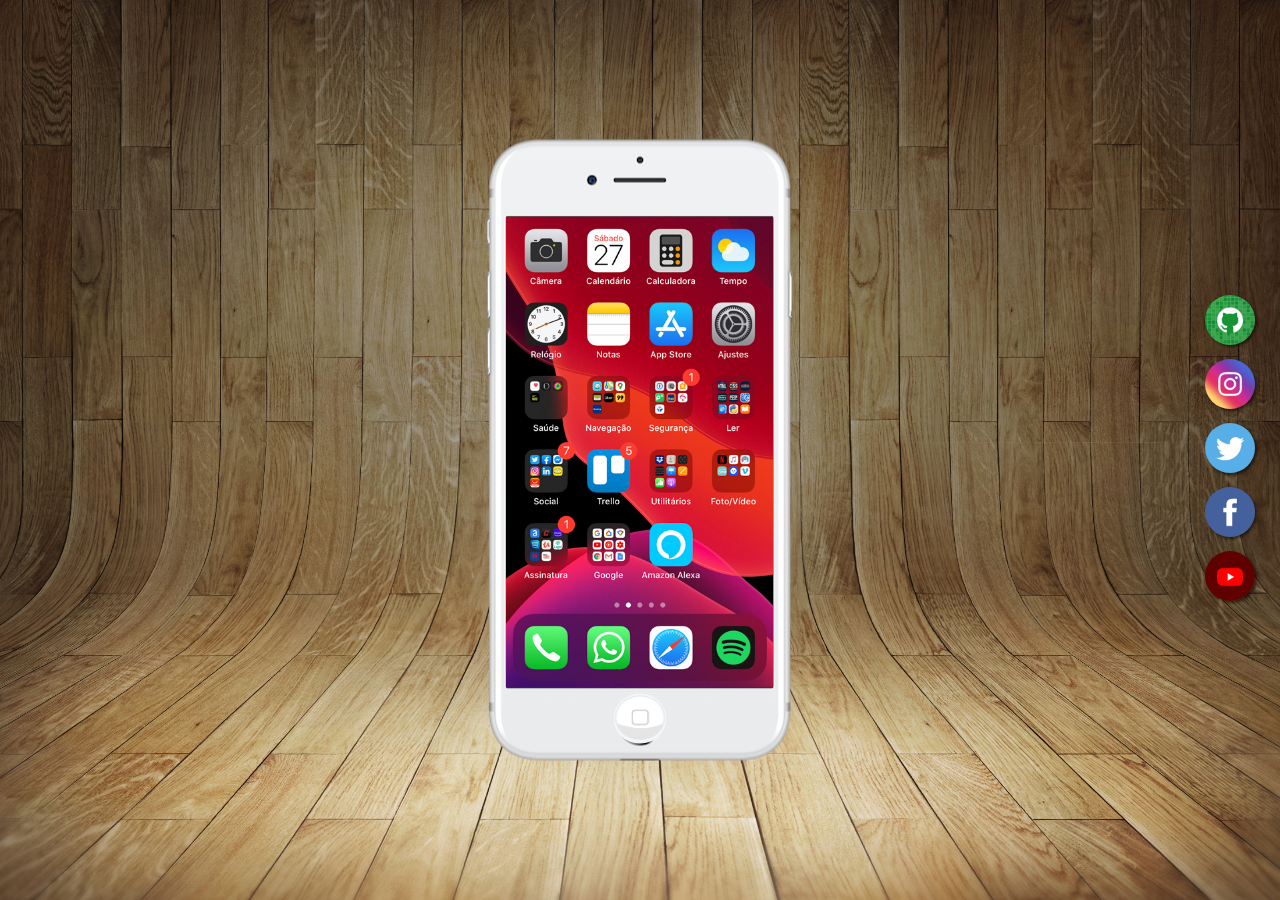
<file: index.html>
<!DOCTYPE html>
<html lang="pt-br">
<head>
    <meta charset="UTF-8">
    <meta name="viewport" content="width=device-width, initial-scale=1.0">
    <link rel="shortcut icon" href="favicon.ico" type="image/x-icon">
    <link rel="stylesheet" href="estilos/style.css">
    <title>redes no celular</title>
</head>
<body>
    <main>
        <div class="container-celular">
            <section id="telefone">
                <iframe src="home.html" frameborder="0" name="tela" id="tela">
                    Seu navegador não suporta iframes.
                </iframe>
            </section>

            <a href="home.html" target="tela">
                <img src="imagens/botao.png" alt="home" id="botao">
            </a>
        </div>

        <section id="redes-sociais">
            <a href="aplicativos/github.html" target="tela"><img src="imagens/logo-github.jpg" alt="github"></a><br>
            <a href="aplicativos/instagram.html" target="tela"><img src="imagens/logo-instagram.jpg" alt="instagram"></a><br>
            <a href="aplicativos/twiteer.html" target="tela"><img src="imagens/logo-twitter.jpg" alt="twitter"></a><br>
            <a href="aplicativos/facebook.html" target="tela"><img src="imagens/logo-facebook.jpg" alt="facebook"></a><br>
            <a href="aplicativos/youtube.html" target="tela"><img src="imagens/logo-youtube.jpg" alt="youtube"></a><br>
        </section>
    </main>
</body>
</html>
</file>
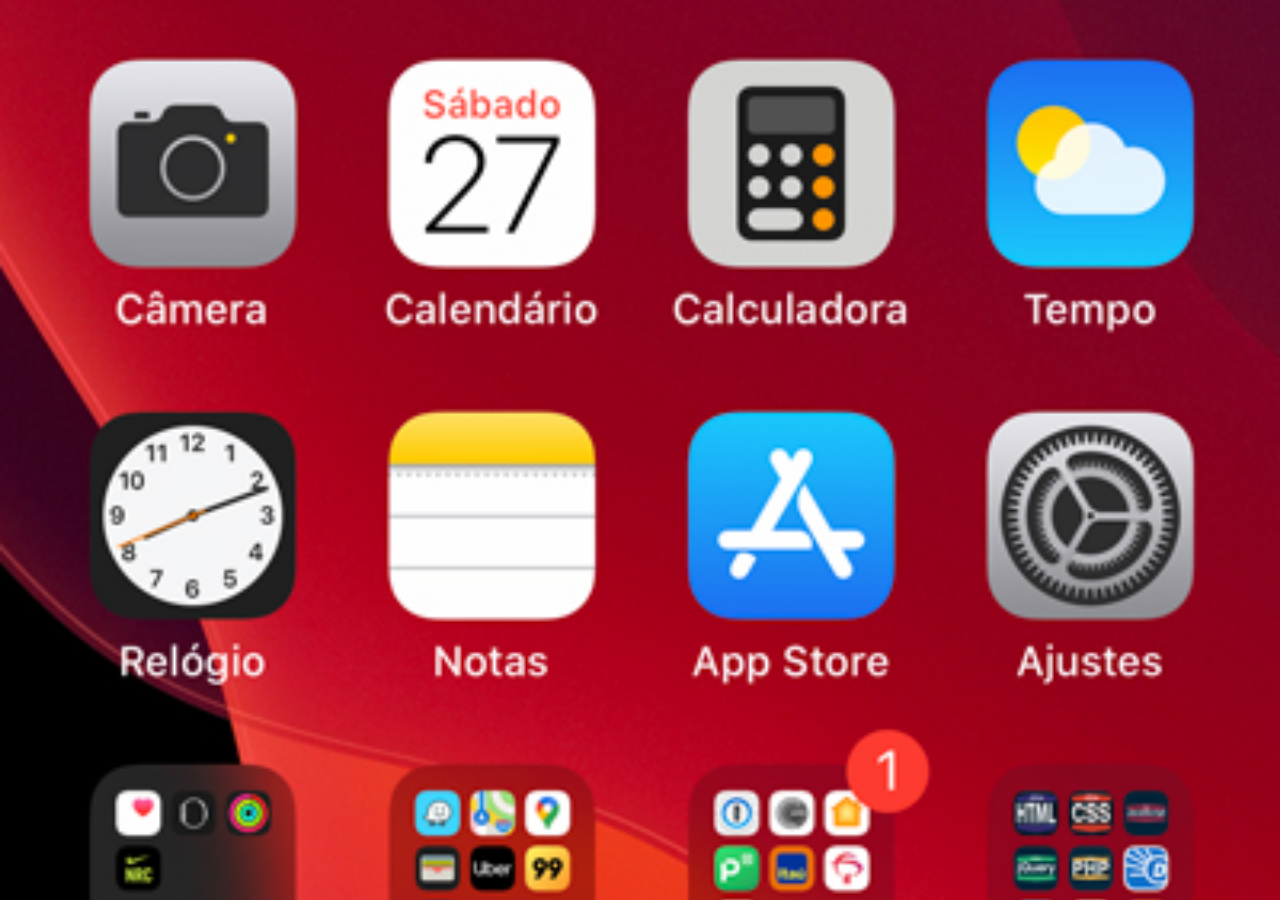
<file: home.html>
<!DOCTYPE html>
<html lang="pt-br">
<head>
    <meta charset="UTF-8">
    <meta name="viewport" content="width=device-width, initial-scale=1.0">
    <title>home</title>
</head>
<body>
    <style>
        * {
            margin: 0px;
            padding: 0px;
        }

        body {
            width: 100vw;
            height: 100vh;
            background: black url(imagens/tela-home.jpg) no-repeat top center;
            background-size: cover;
        }
    </style>
</body>
</html>
</file>
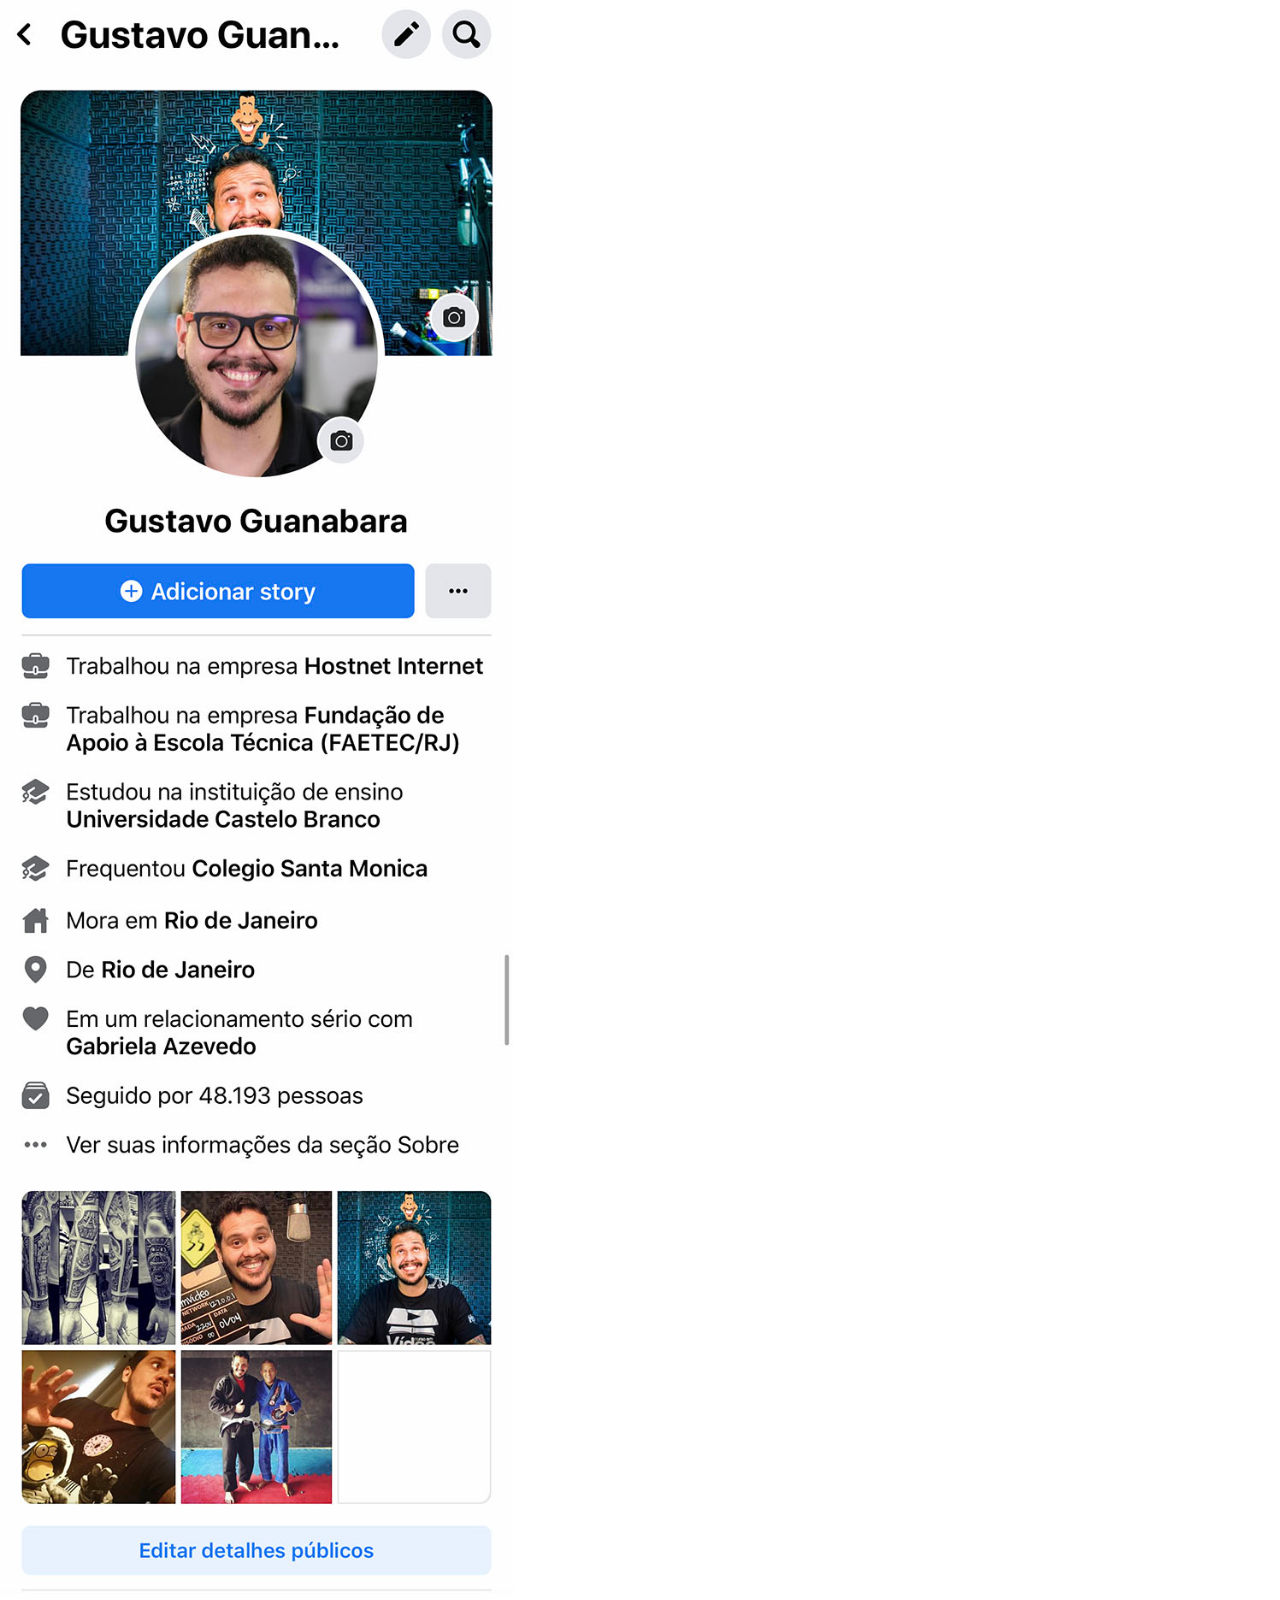
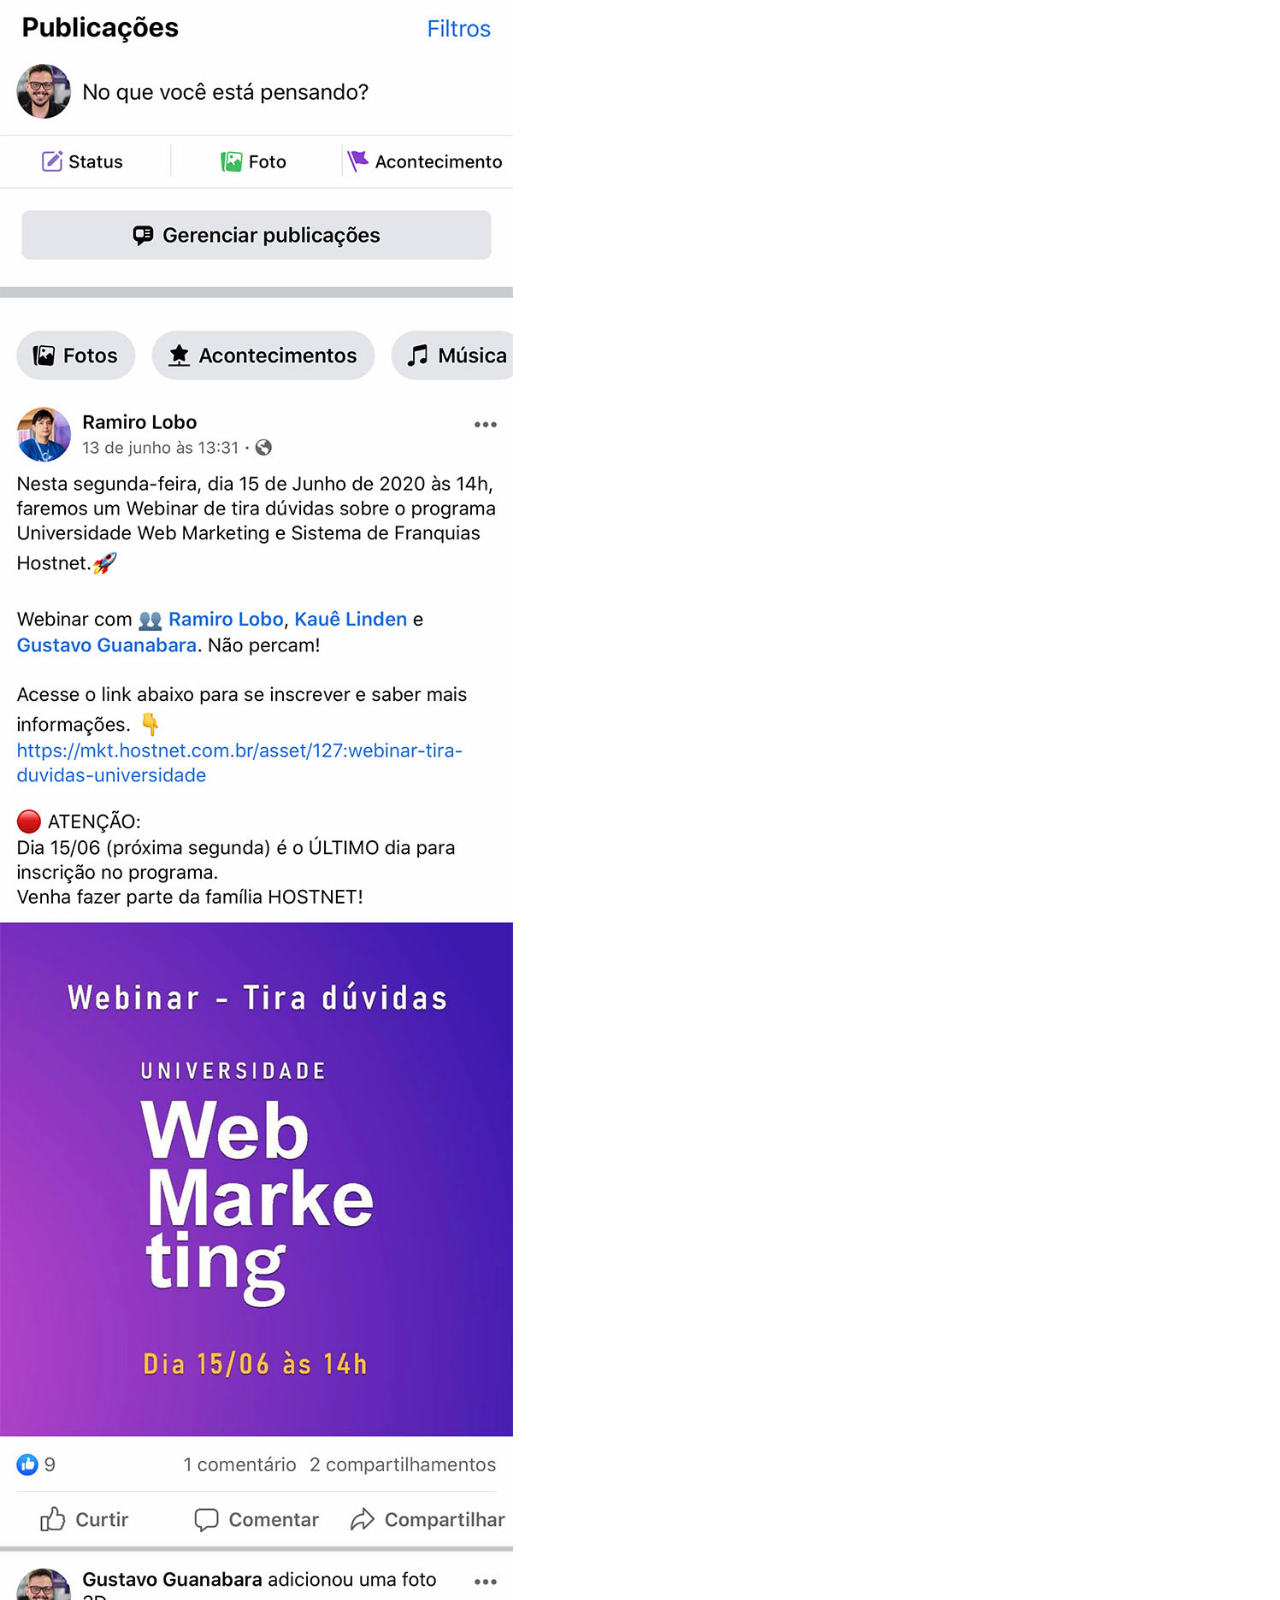
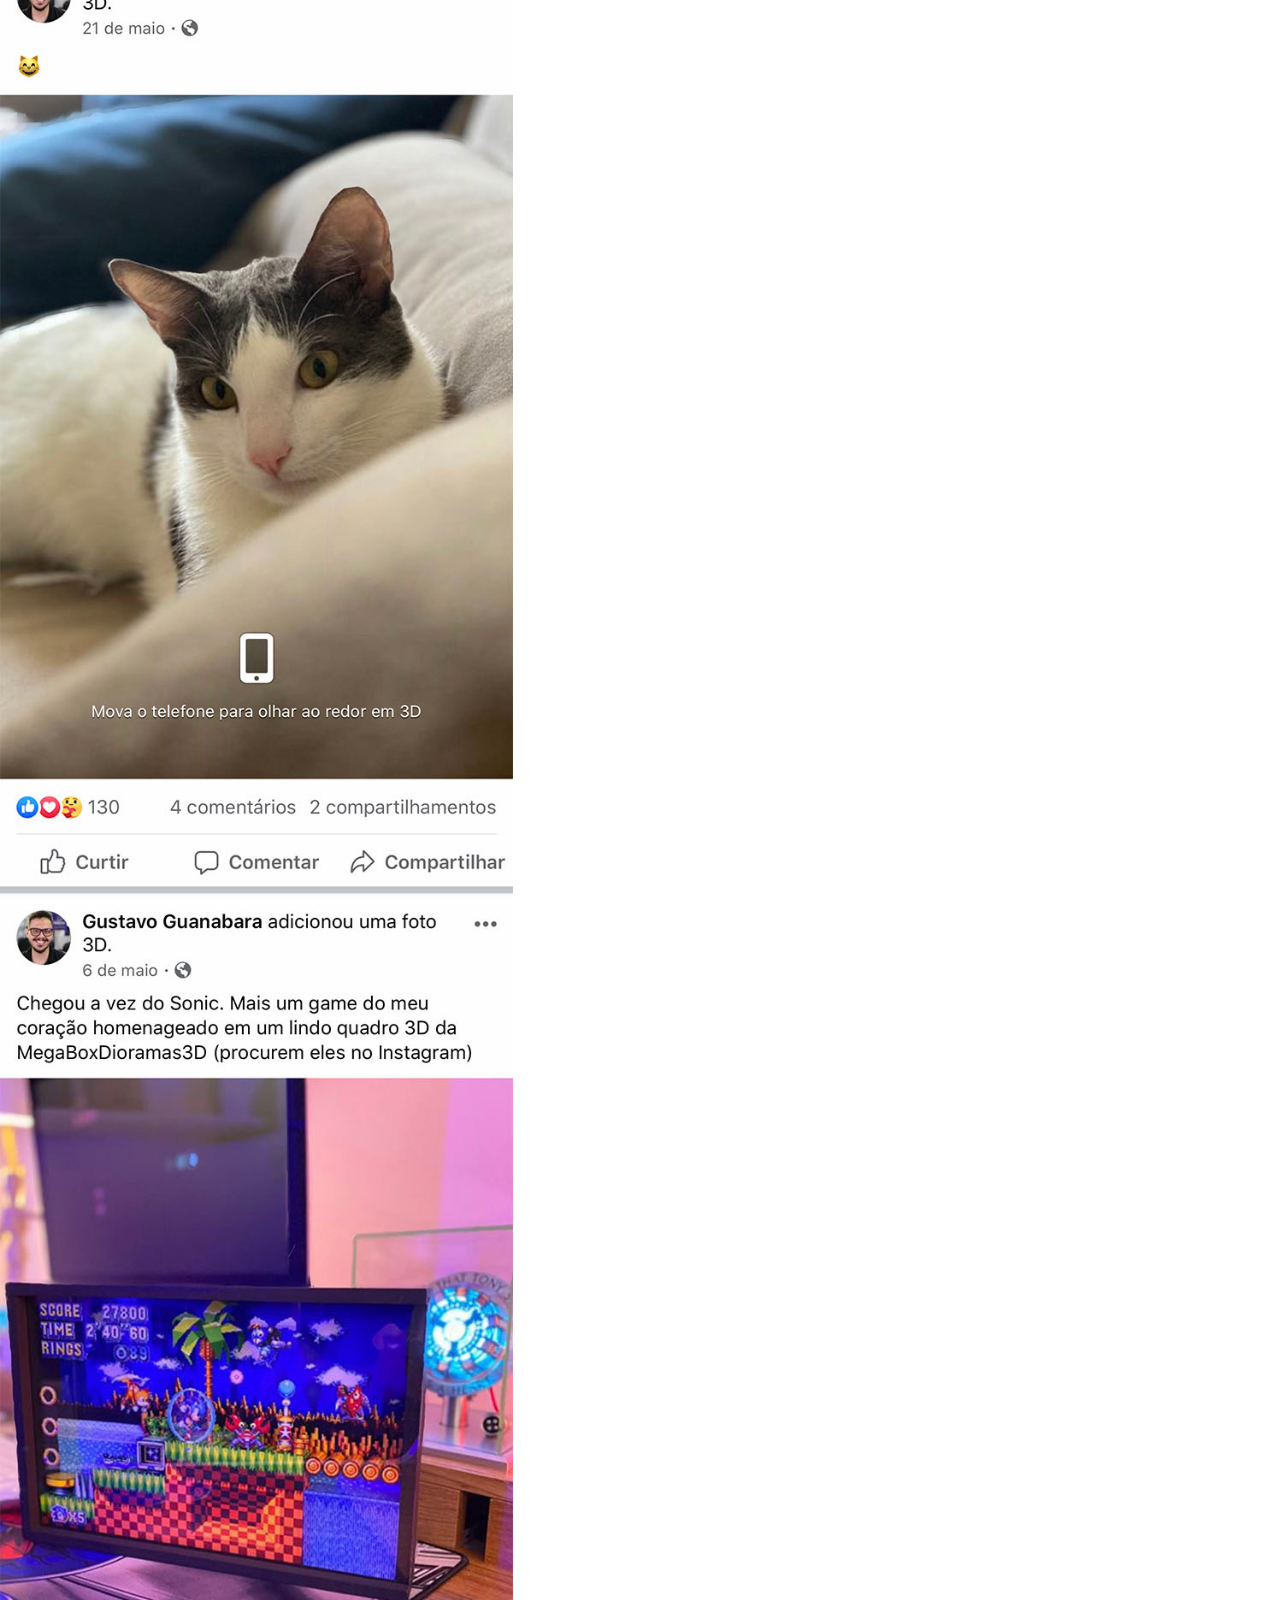
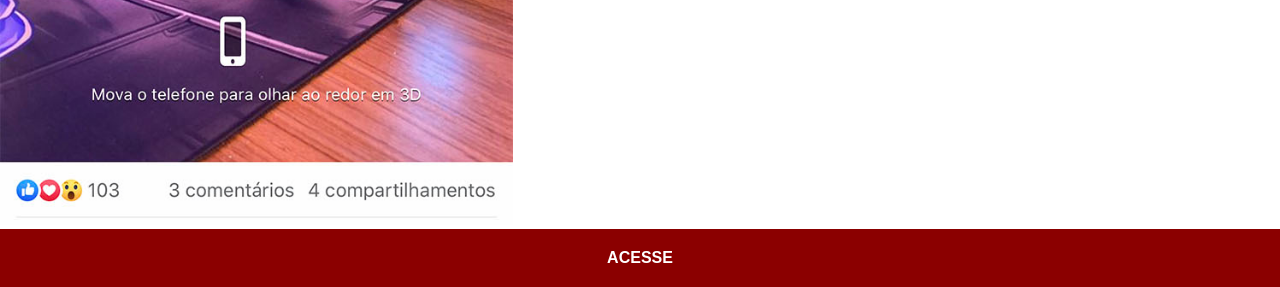
<file: aplicativos/facebook.html>
<!DOCTYPE html>
<html lang="pt-br">
<head>
    <meta charset="UTF-8">
    <meta name="viewport" content="width=device-width, initial-scale=1.0">
    <title>facebook</title>
    <style>
        * {
            margin: 0;
            padding: 0;
            font-family: Arial, Helvetica, sans-serif;
        }
        ::-webkit-scrollbar {
            width: 0px;
            height: 0px;
        }
        img {
            width: 57vh;
        }
        a {
            display: block;
            background-color: darkred;
            padding: 20px;
            text-align: center;
            font-weight: bolder;
            text-decoration: none;
            color: white;
        }

        a:hover {
            background-color: red;
        }
    </style>
</head>
<body>
    <img src="../imagens/tela-facebook.jpg" alt="facebook">
    <a href="https://www.facebook.com/?locale=pt_BR" target="_blank">ACESSE</a>
</body>
</html>
</file>
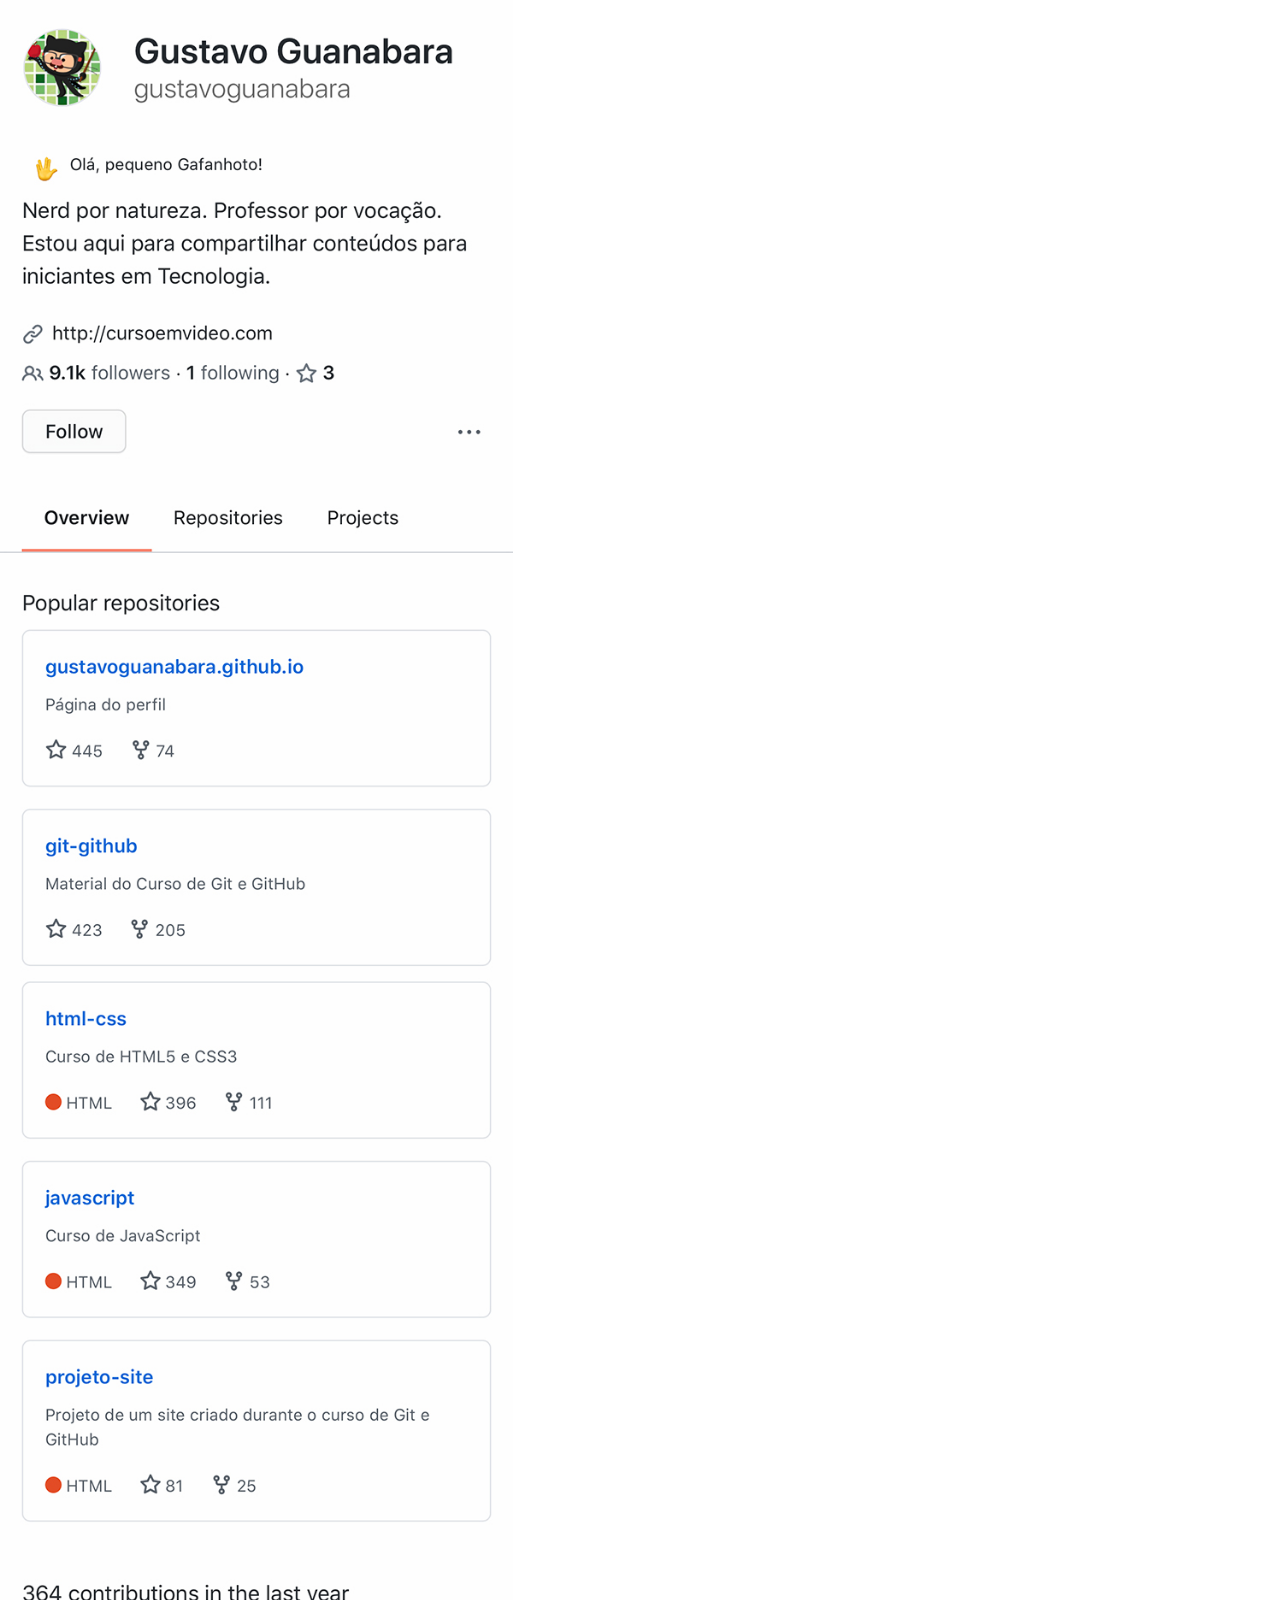
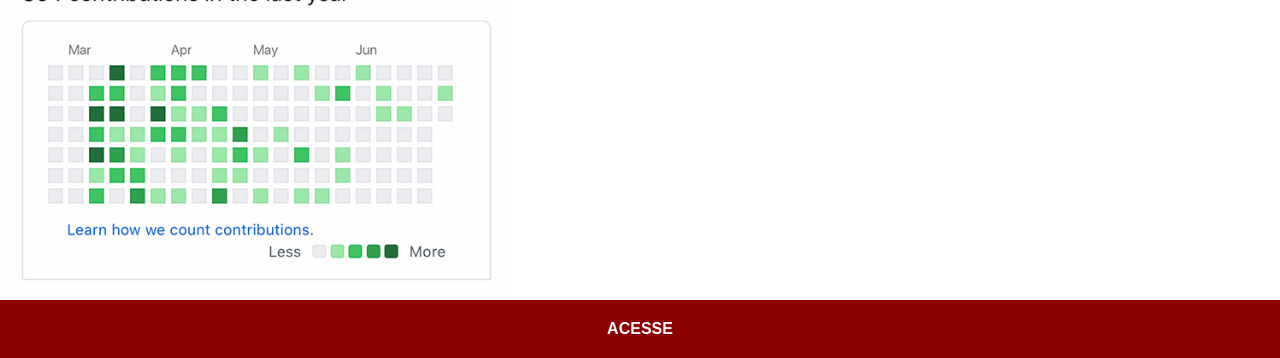
<file: aplicativos/github.html>
<!DOCTYPE html>
<html lang="pt-br">
<head>
    <meta charset="UTF-8">
    <meta name="viewport" content="width=device-width, initial-scale=1.0">
    <title>github</title>
    <style>
        * {
            margin: 0;
            padding: 0;
            font-family: Arial, Helvetica, sans-serif;
        }
        ::-webkit-scrollbar {
            width: 0px;
            height: 0px;
        }
        img {
            width: 57vh;
        }
        a {
            display: block;
            background-color: darkred;
            padding: 20px;
            text-align: center;
            font-weight: bolder;
            text-decoration: none;
            color: white;
        }

        a:hover {
            background-color: red;
        }
    </style>
</head>
<body>
    <img src="../imagens/tela-github.jpg" alt="github">
    <a href="https://github.com/gustavoguanabara/html-css" target="_blank">ACESSE</a>
</body>
</html>
</file>
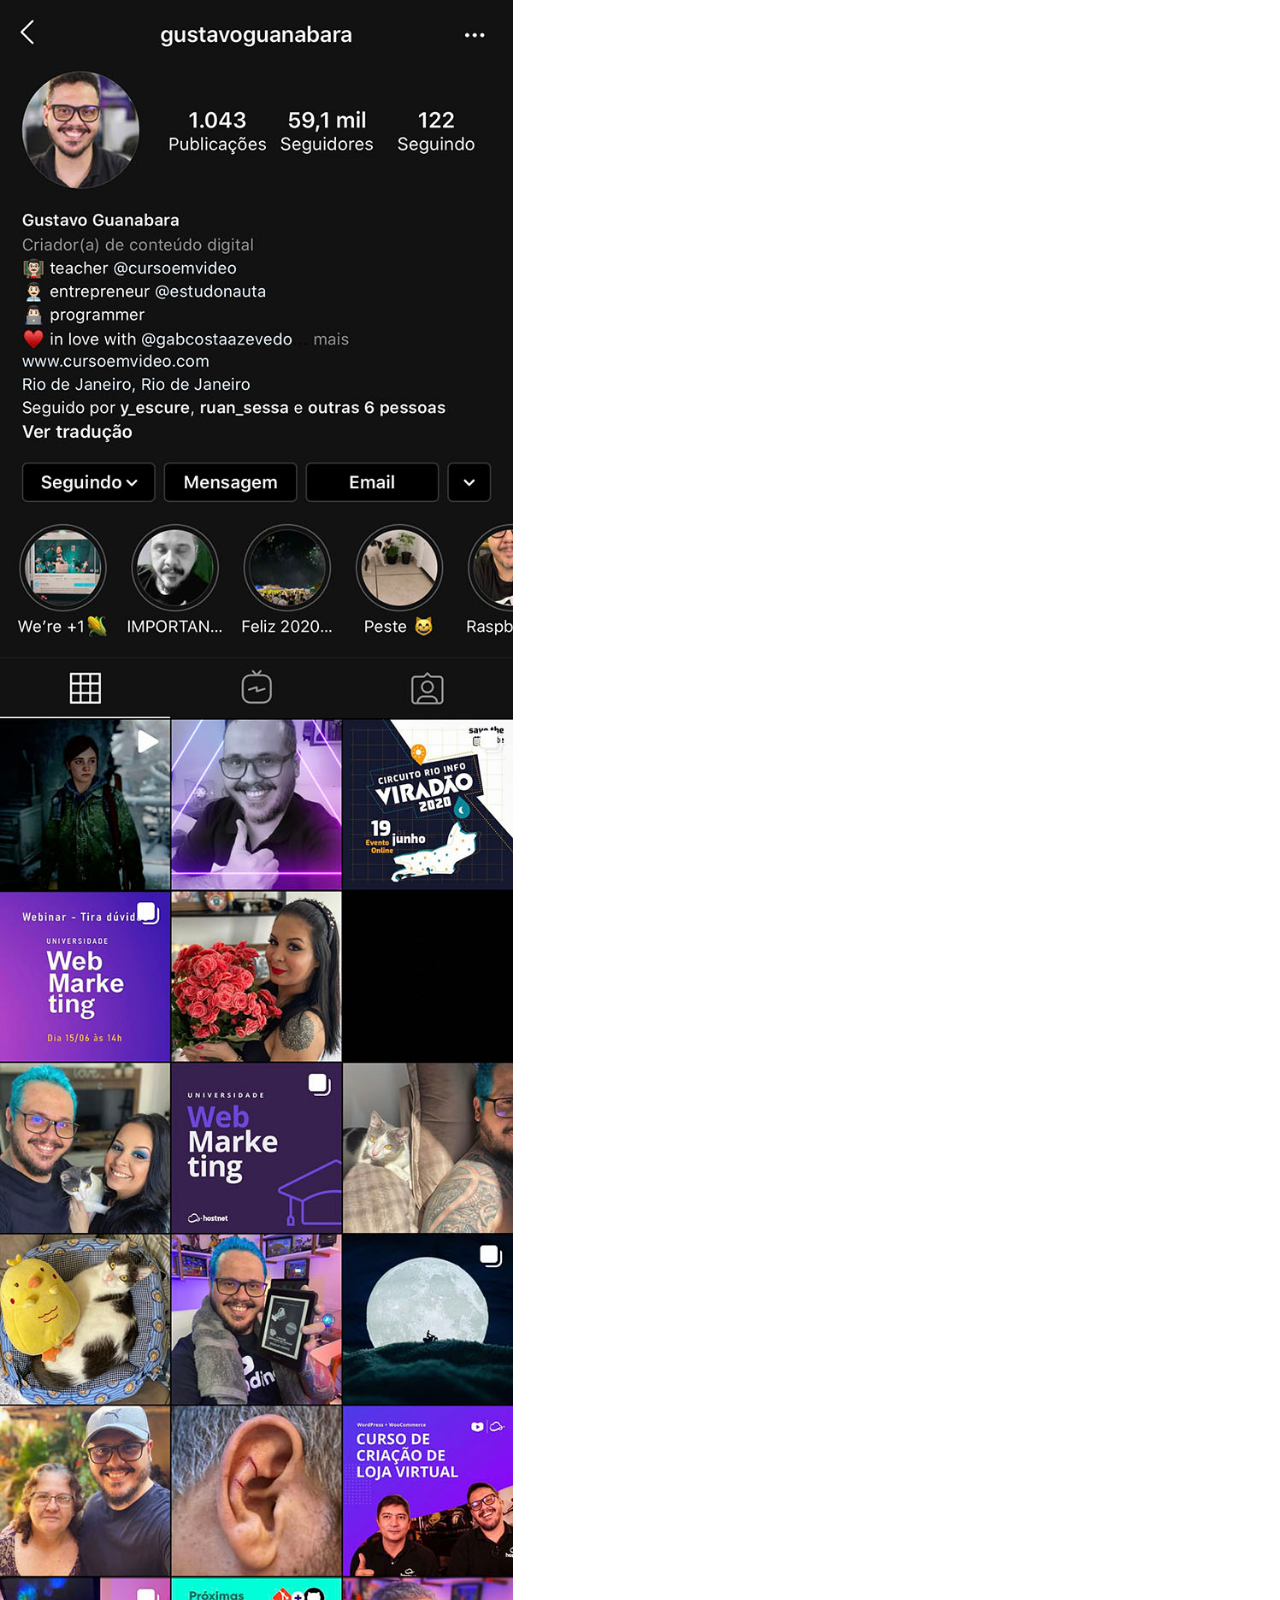
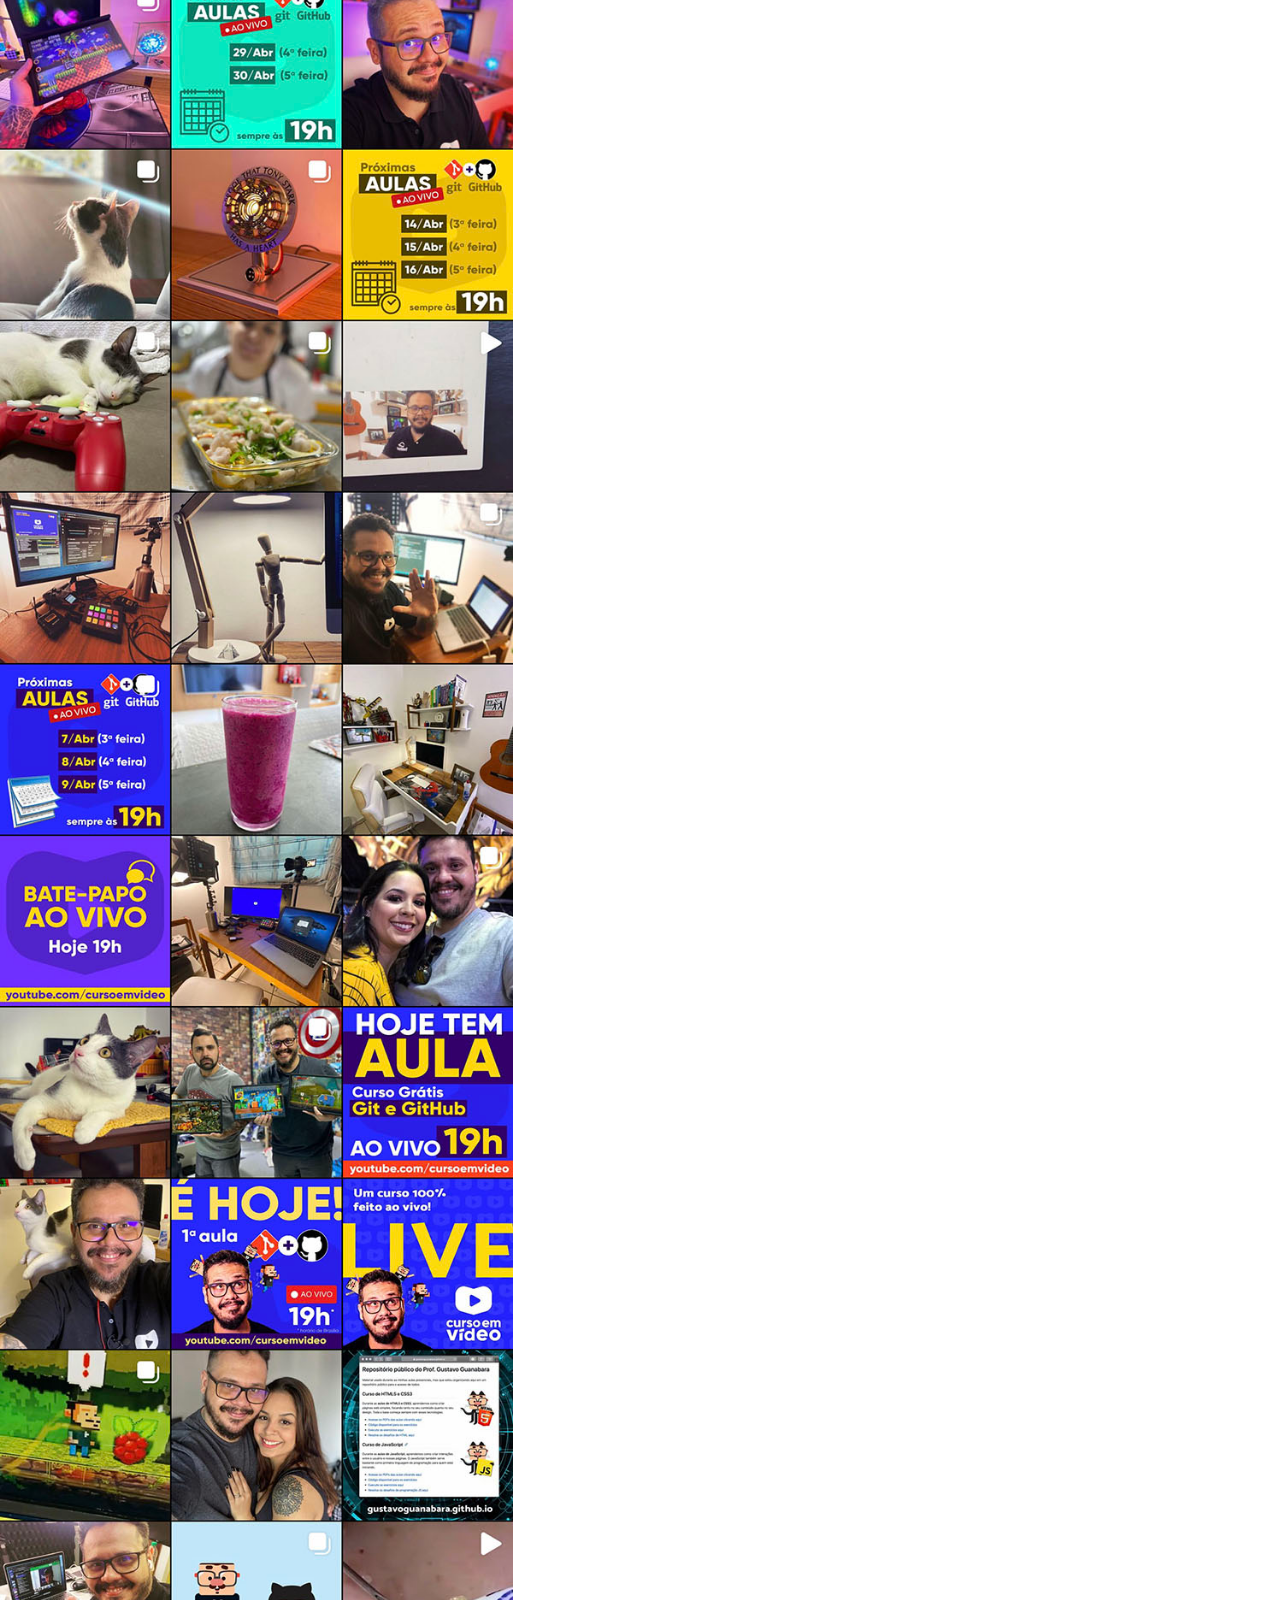
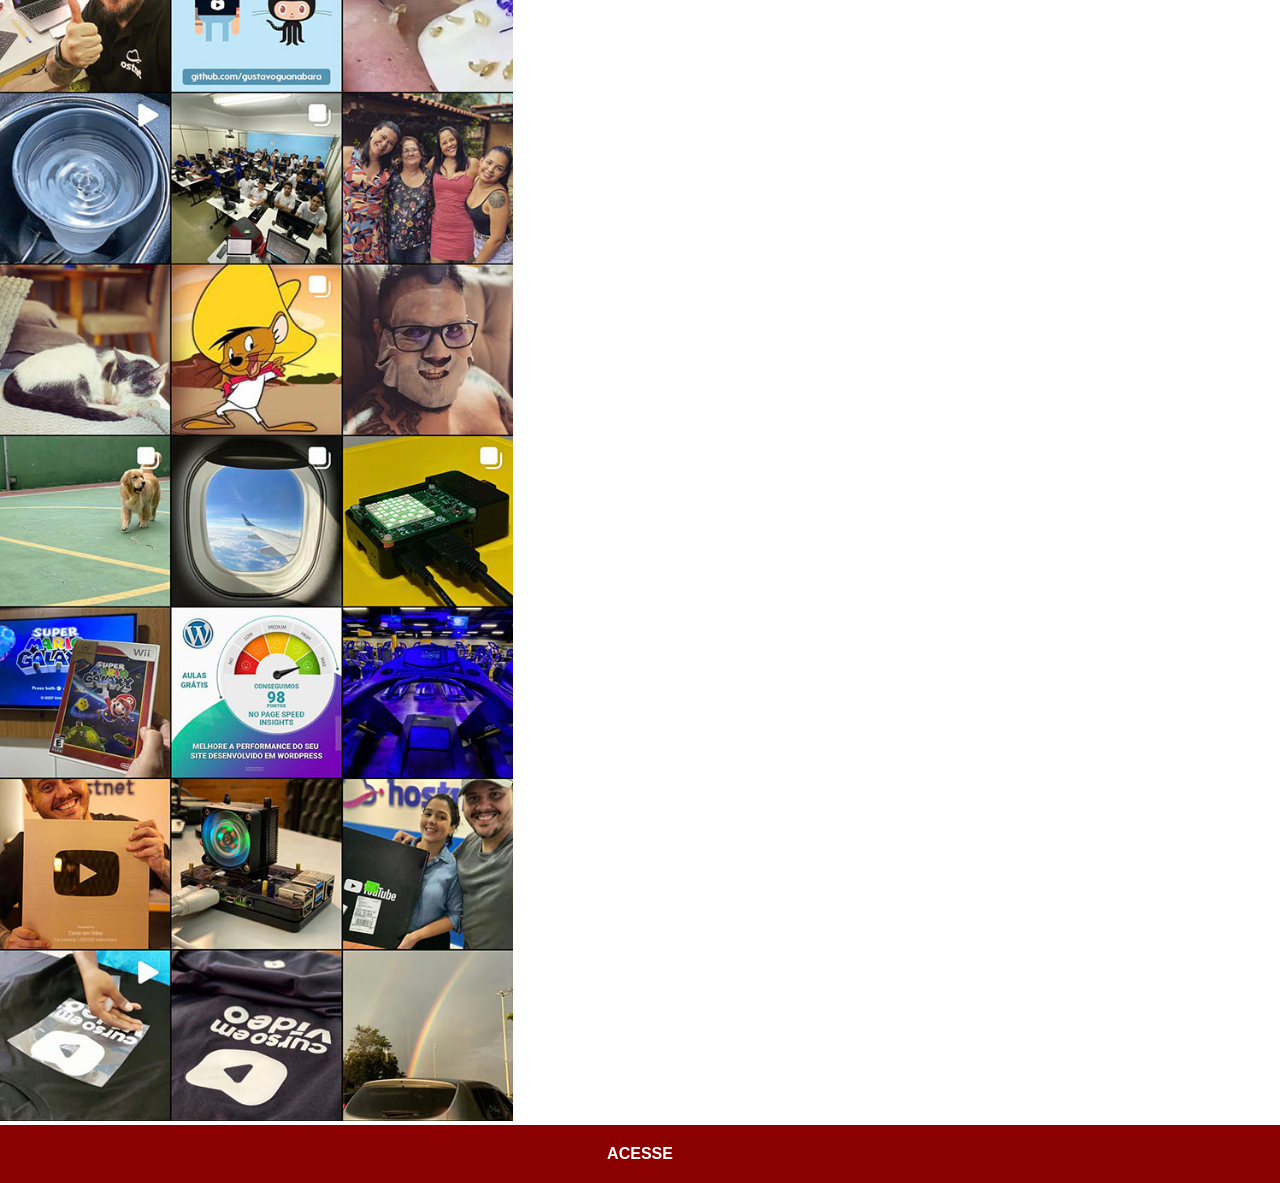
<file: aplicativos/instagram.html>
<!DOCTYPE html>
<html lang="pt-br">
<head>
    <meta charset="UTF-8">
    <meta name="viewport" content="width=device-width, initial-scale=1.0">
    <title>instagram</title>
    <style>
        * {
            margin: 0;
            padding: 0;
            font-family: Arial, Helvetica, sans-serif;
        }
        ::-webkit-scrollbar {
            width: 0px;
            height: 0px;
        }
        img {
            width: 57vh;
        }
        a {
            display: block;
            background-color: darkred;
            padding: 20px;
            text-align: center;
            font-weight: bolder;
            text-decoration: none;
            color: white;
        }

        a:hover {
            background-color: red;
        }
    </style>
</head>
<body>
    <img src="../imagens/tela-instagram.jpg" alt="Instagram">
    <a href="https://www.instagram.com/" target="_blank">ACESSE</a>
</body>
</html>
</file>
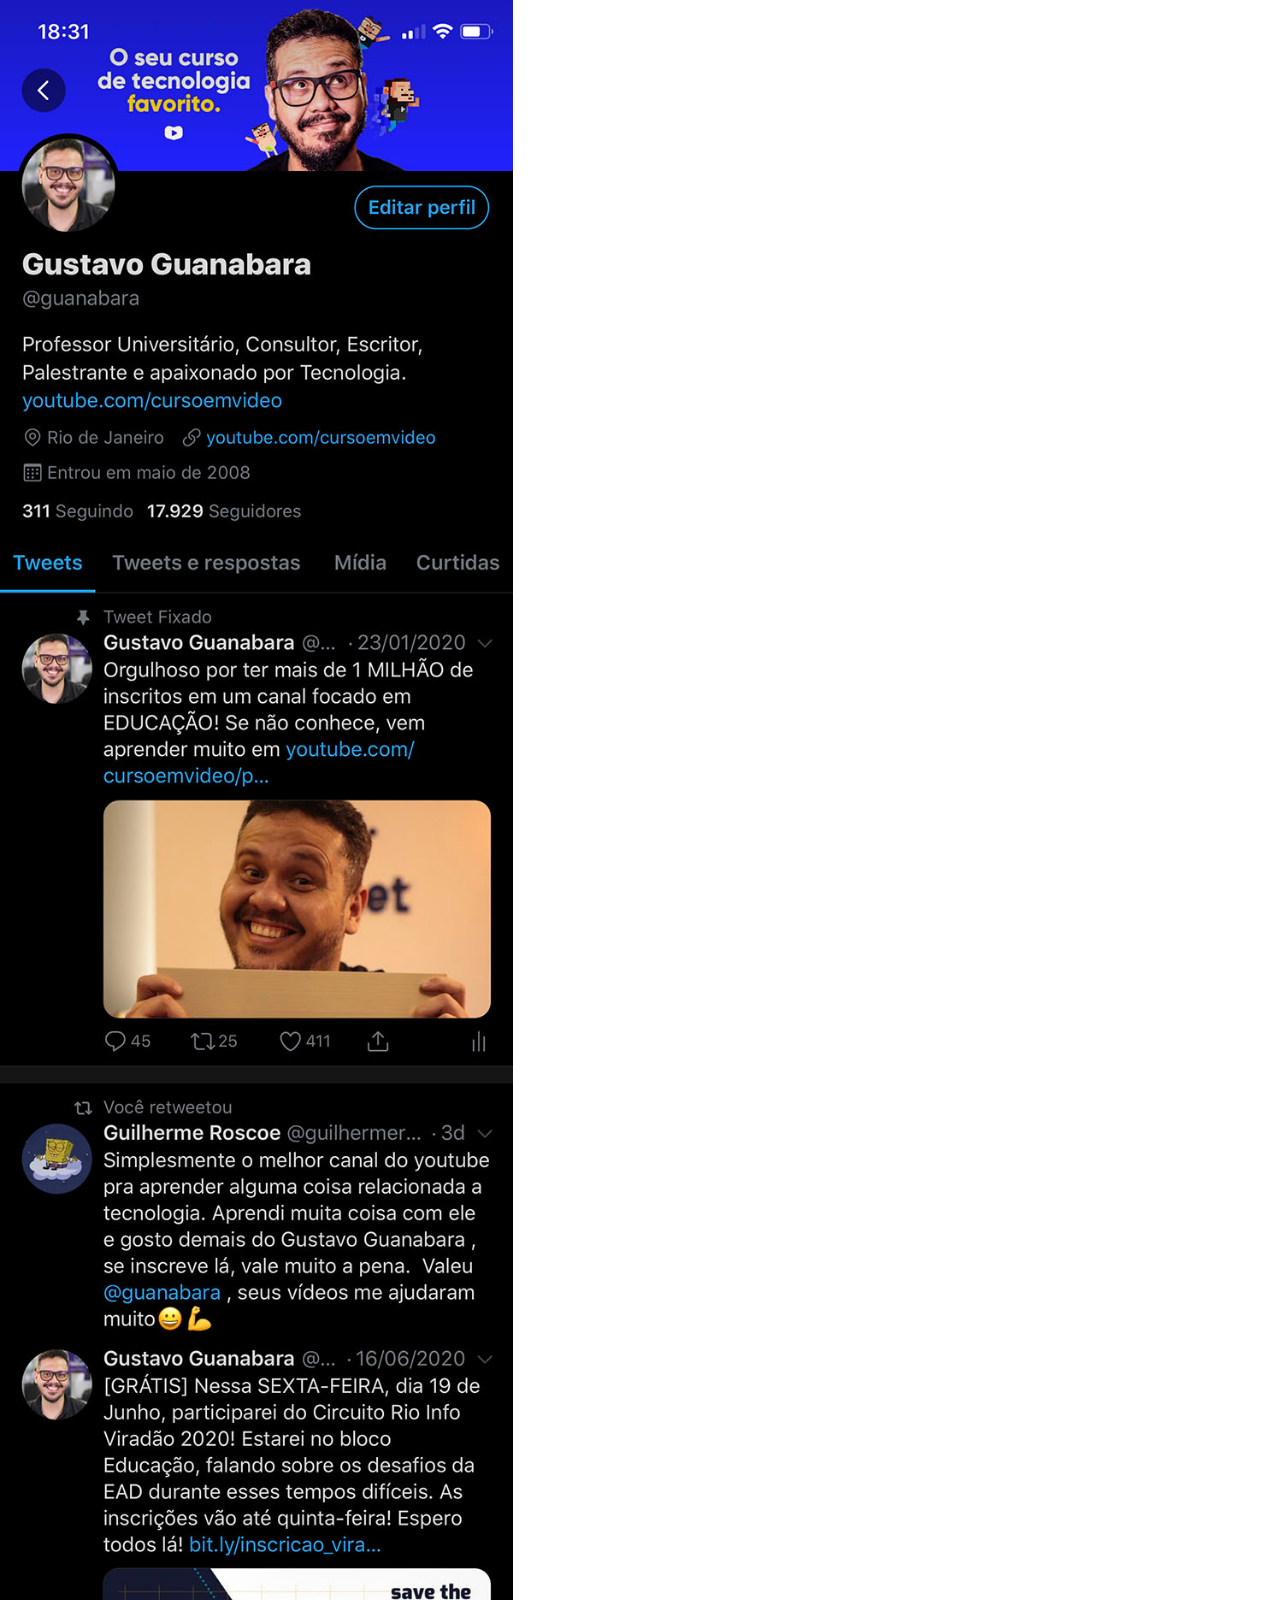
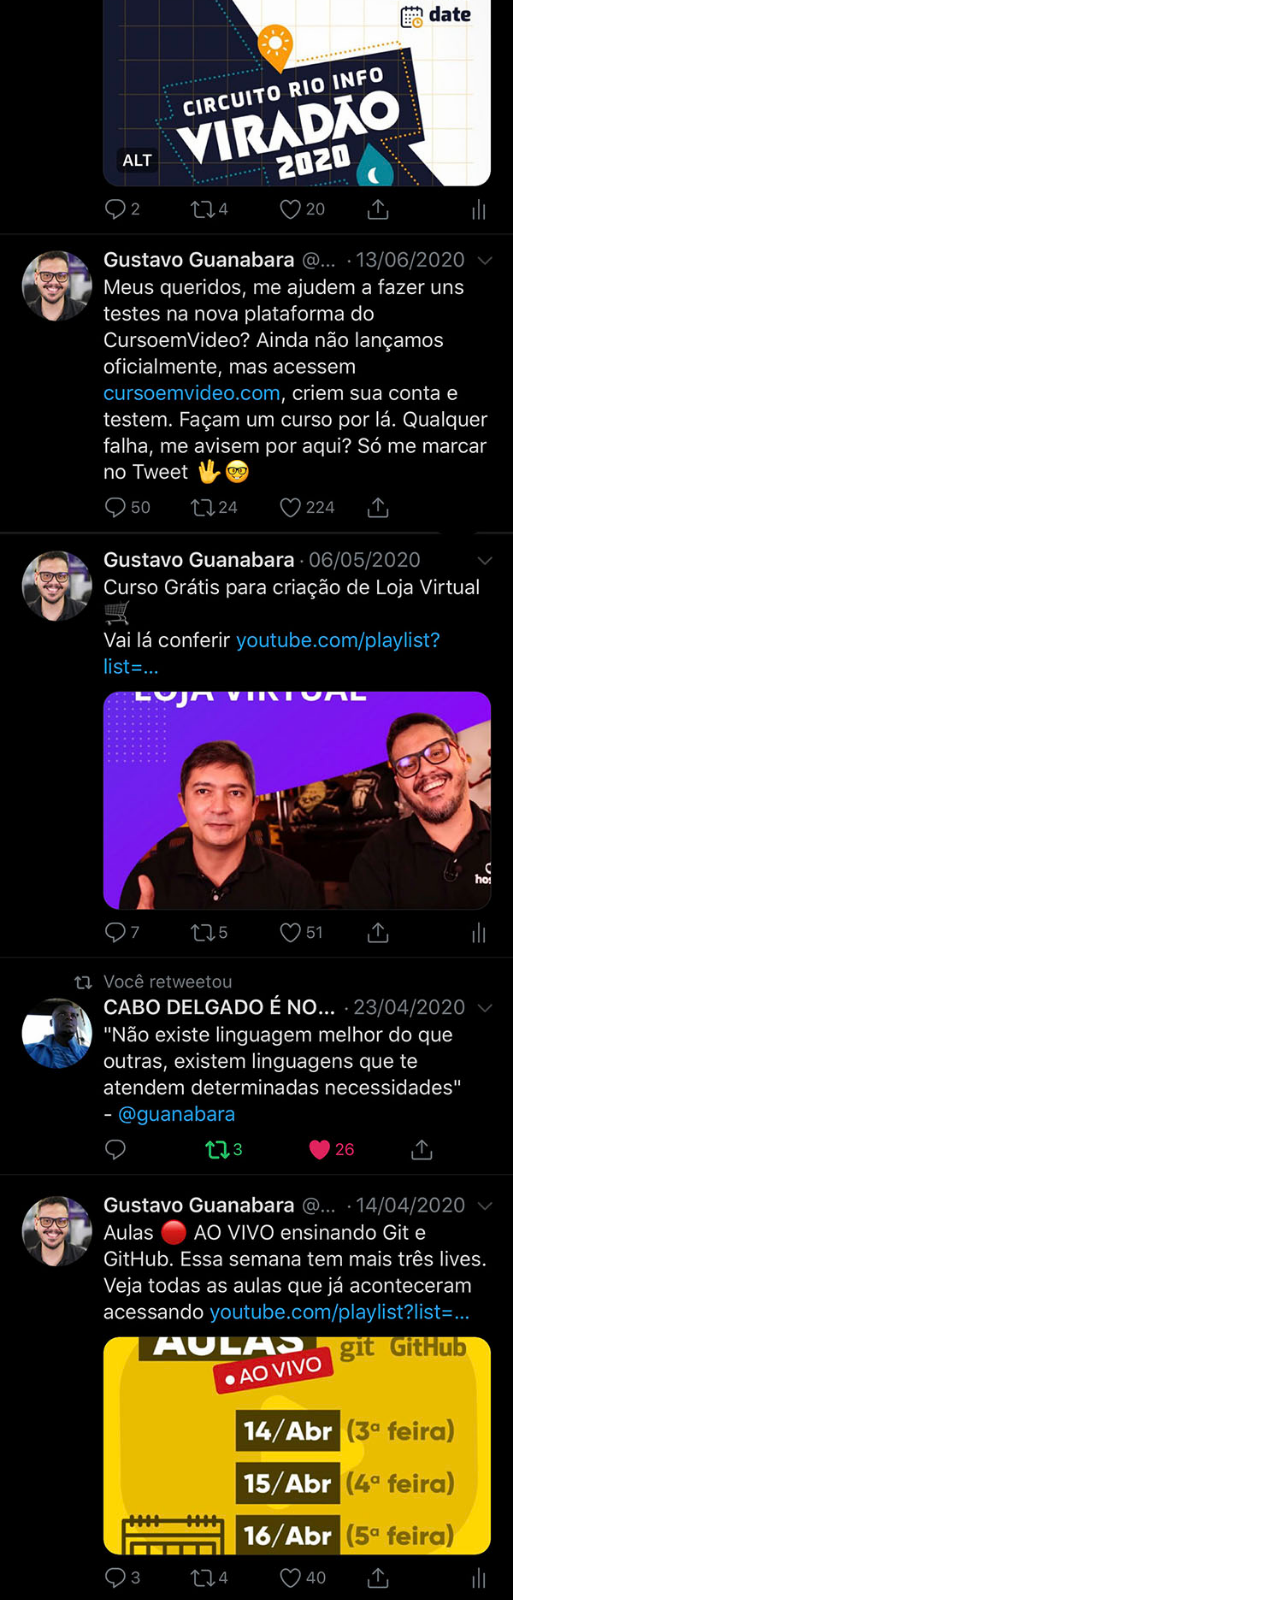
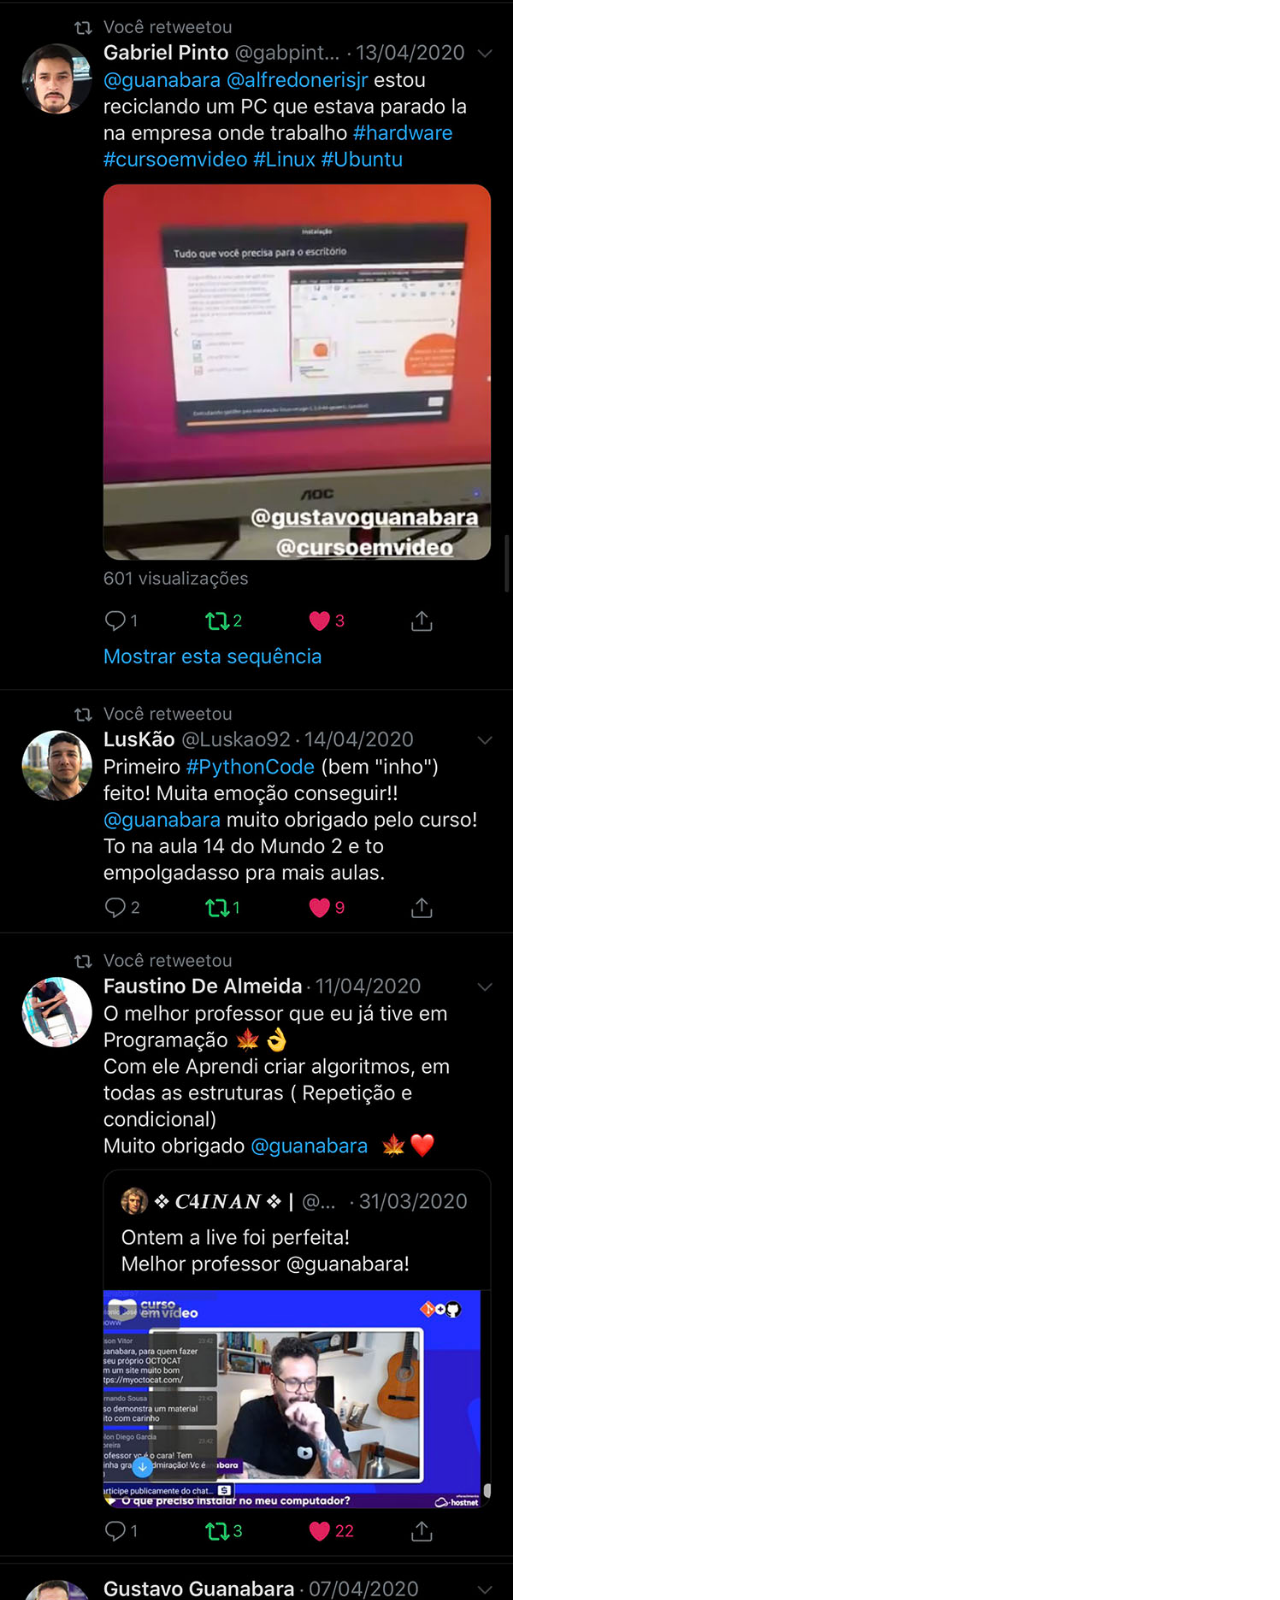
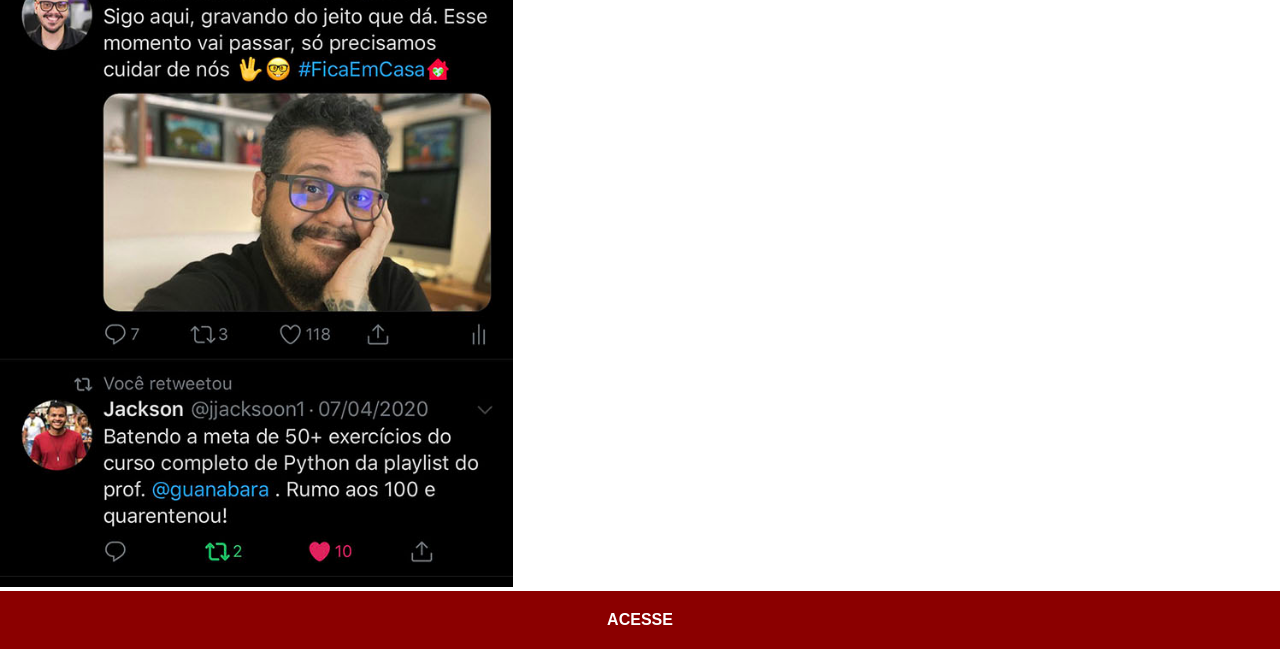
<file: aplicativos/twiteer.html>
<!DOCTYPE html>
<html lang="pt-br">
<head>
    <meta charset="UTF-8">
    <meta name="viewport" content="width=device-width, initial-scale=1.0">
    <title>twiteer</title>
    <style>
        * {
            margin: 0;
            padding: 0;
            font-family: Arial, Helvetica, sans-serif;
        }
        ::-webkit-scrollbar {
            width: 0px;
            height: 0px;
        }
        img {
            width: 57vh;
        }
        a {
            display: block;
            background-color: darkred;
            padding: 20px;
            text-align: center;
            font-weight: bolder;
            text-decoration: none;
            color: white;
        }

        a:hover {
            background-color: red;
        }
    </style>
</head>
<body>
    <img src="../imagens/tela-twitter.jpg" alt="twiteer">
    <a href="https://x.com/?lang=pt" target="_blank">ACESSE</a>
</body>
</html>
</file>
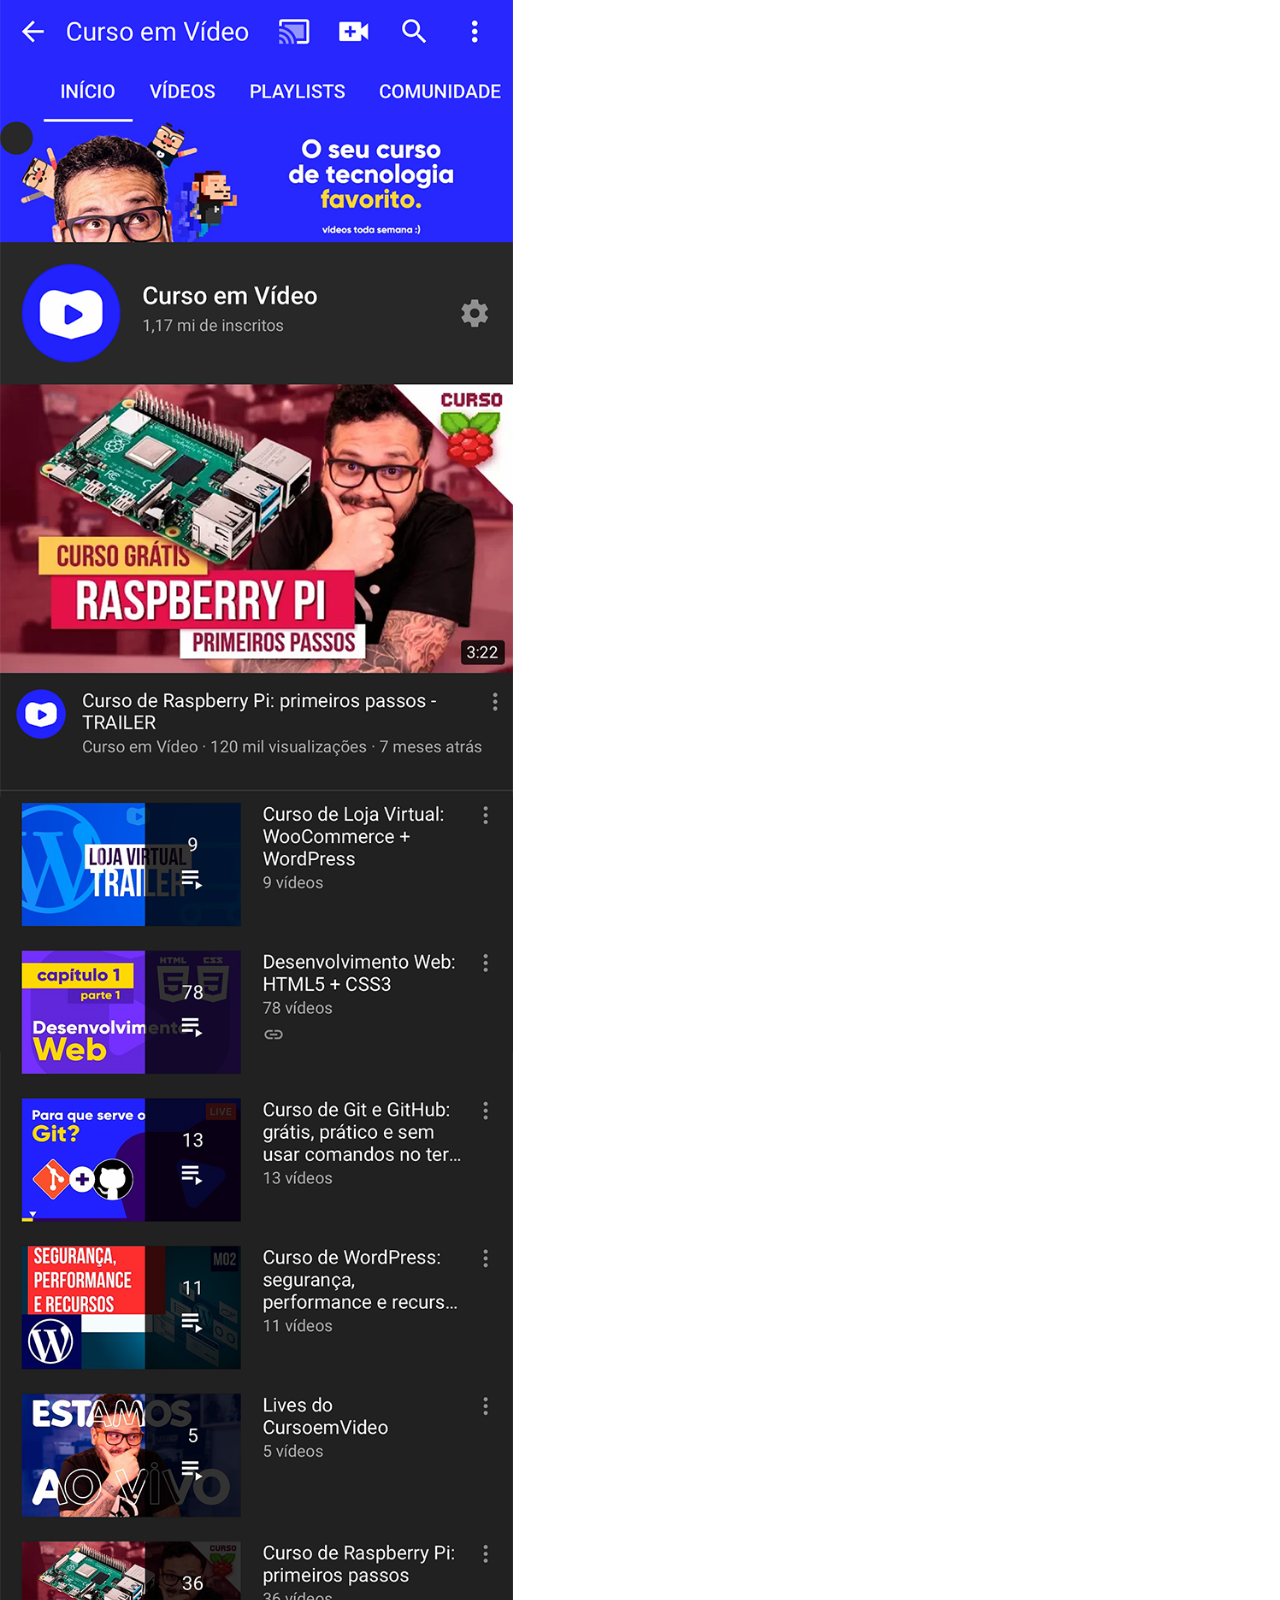
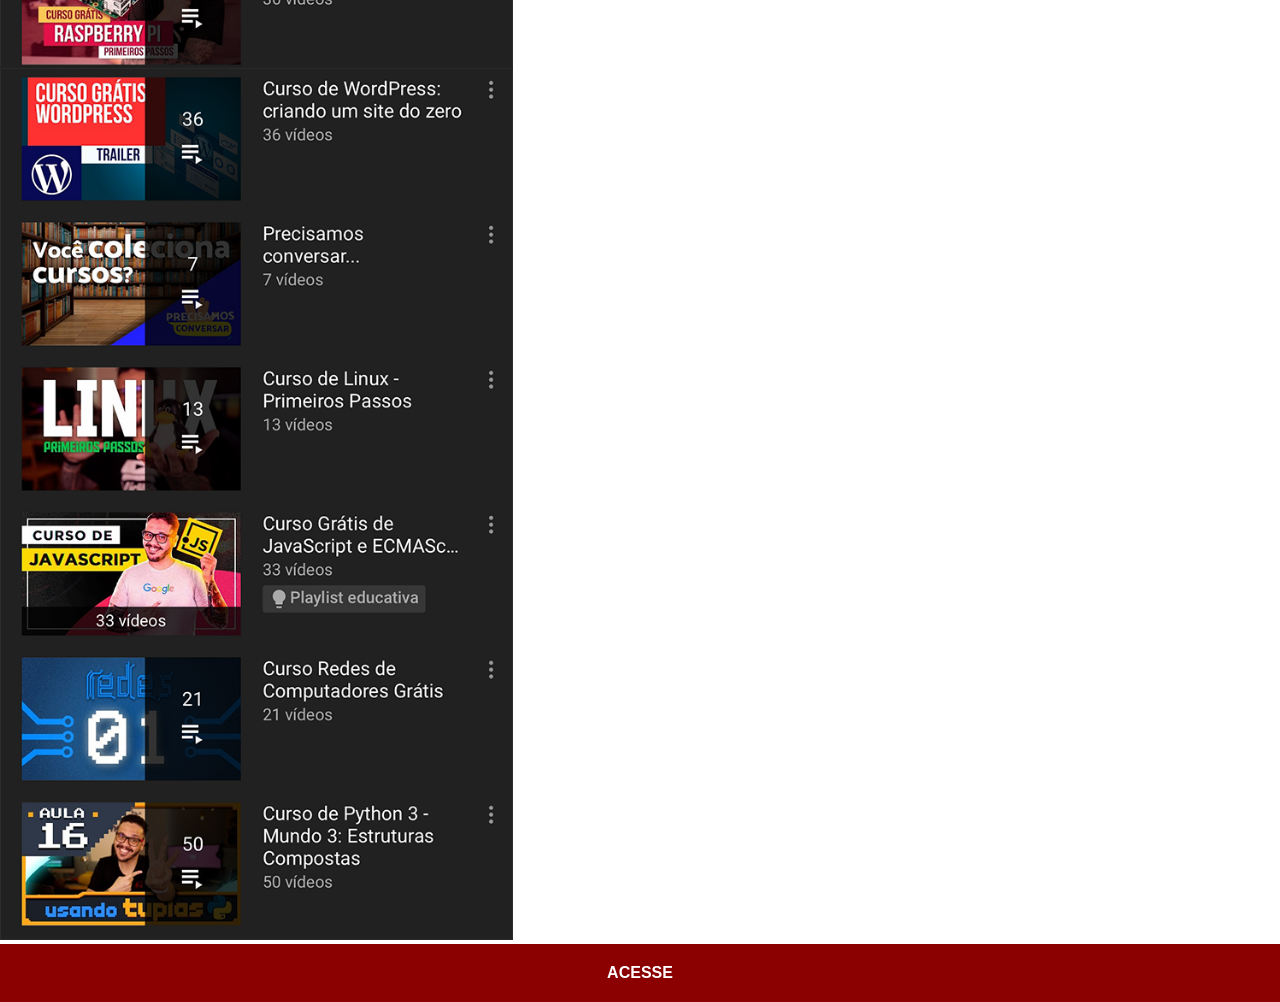
<file: aplicativos/youtube.html>
<!DOCTYPE html>
<html lang="pt-br">
<head>
    <meta charset="UTF-8">
    <meta name="viewport" content="width=device-width, initial-scale=1.0">
    <title>youtube</title>
    <style>
        * {
            margin: 0;
            padding: 0;
            font-family: Arial, Helvetica, sans-serif;
        }
        ::-webkit-scrollbar {
            width: 0px;
            height: 0px;
        }
        img {
            max-width: 57vh;
        }
        a {
            display: block;
            background-color: darkred;
            padding: 20px;
            text-align: center;
            font-weight: bolder;
            text-decoration: none;
            color: white;
        }

        a:hover {
            background-color: red;
        }
    </style>
</head>
<body>
    <img src="../imagens/tela-youtube.png" alt="youtube">
    <a href="https://www.youtube.com/" target="_blank">ACESSE</a>
</body>
</html>
</file>
<file: estilos/style.css>
@charset "UTF-8";

* {
    margin: 0px;
    padding: 0px;
    box-sizing: border-box;
}

html, body {
    height: 100vh;
    width: 100vw;
    background-color: rgb(0, 0, 0);
    overflow: hidden;
}

body {
    background: url(../imagens/fundo-madeira.jpg) no-repeat top center;
    background-size: cover;
    background-attachment: fixed;
}

main {
    position: relative;
    height: 100vh;
    width: 100vw;
}


.container-celular {
    position: absolute;
    top: 50%;
    left: 50%;
    transform: translate(-50%, -50%);
    width: 312px;
    height: 627px;
}

section#telefone {
    width: 100%;
    height: 100%;
    background: url(../imagens/frame-iphone.png) no-repeat;
    position: relative;
}

iframe#tela {
    position: absolute;
    top: 80px;
    left: 22px;
    width: 267px;
    height: 471px;
}


#botao {
    position: absolute;
    bottom: 20px; 
    left: 50%;
    transform: translateX(-50%);
    width: 53px;
    height: 50px;
    border-radius: 50%;
    transition: 0.3s;
}

#botao:hover {
    transform: translateX(-50%) scale(1.1);
}


section#redes-sociais {
    position: absolute;
    top: 50%;
    right: 20px;
    transform: translateY(-50%);
    text-align: right;
}

section#redes-sociais img {
    max-width: 50px;
    margin: 5px;
    border-radius: 50%;
    box-shadow: 2px 2px 3px rgba(0, 0, 0, 0.541);
}

section#redes-sociais img:hover {
    transform: scale(1.2);
    transition: 0.3s;
    box-shadow: 2px 2px 3px rgba(255, 255, 255, 0.158);
}
</file>
